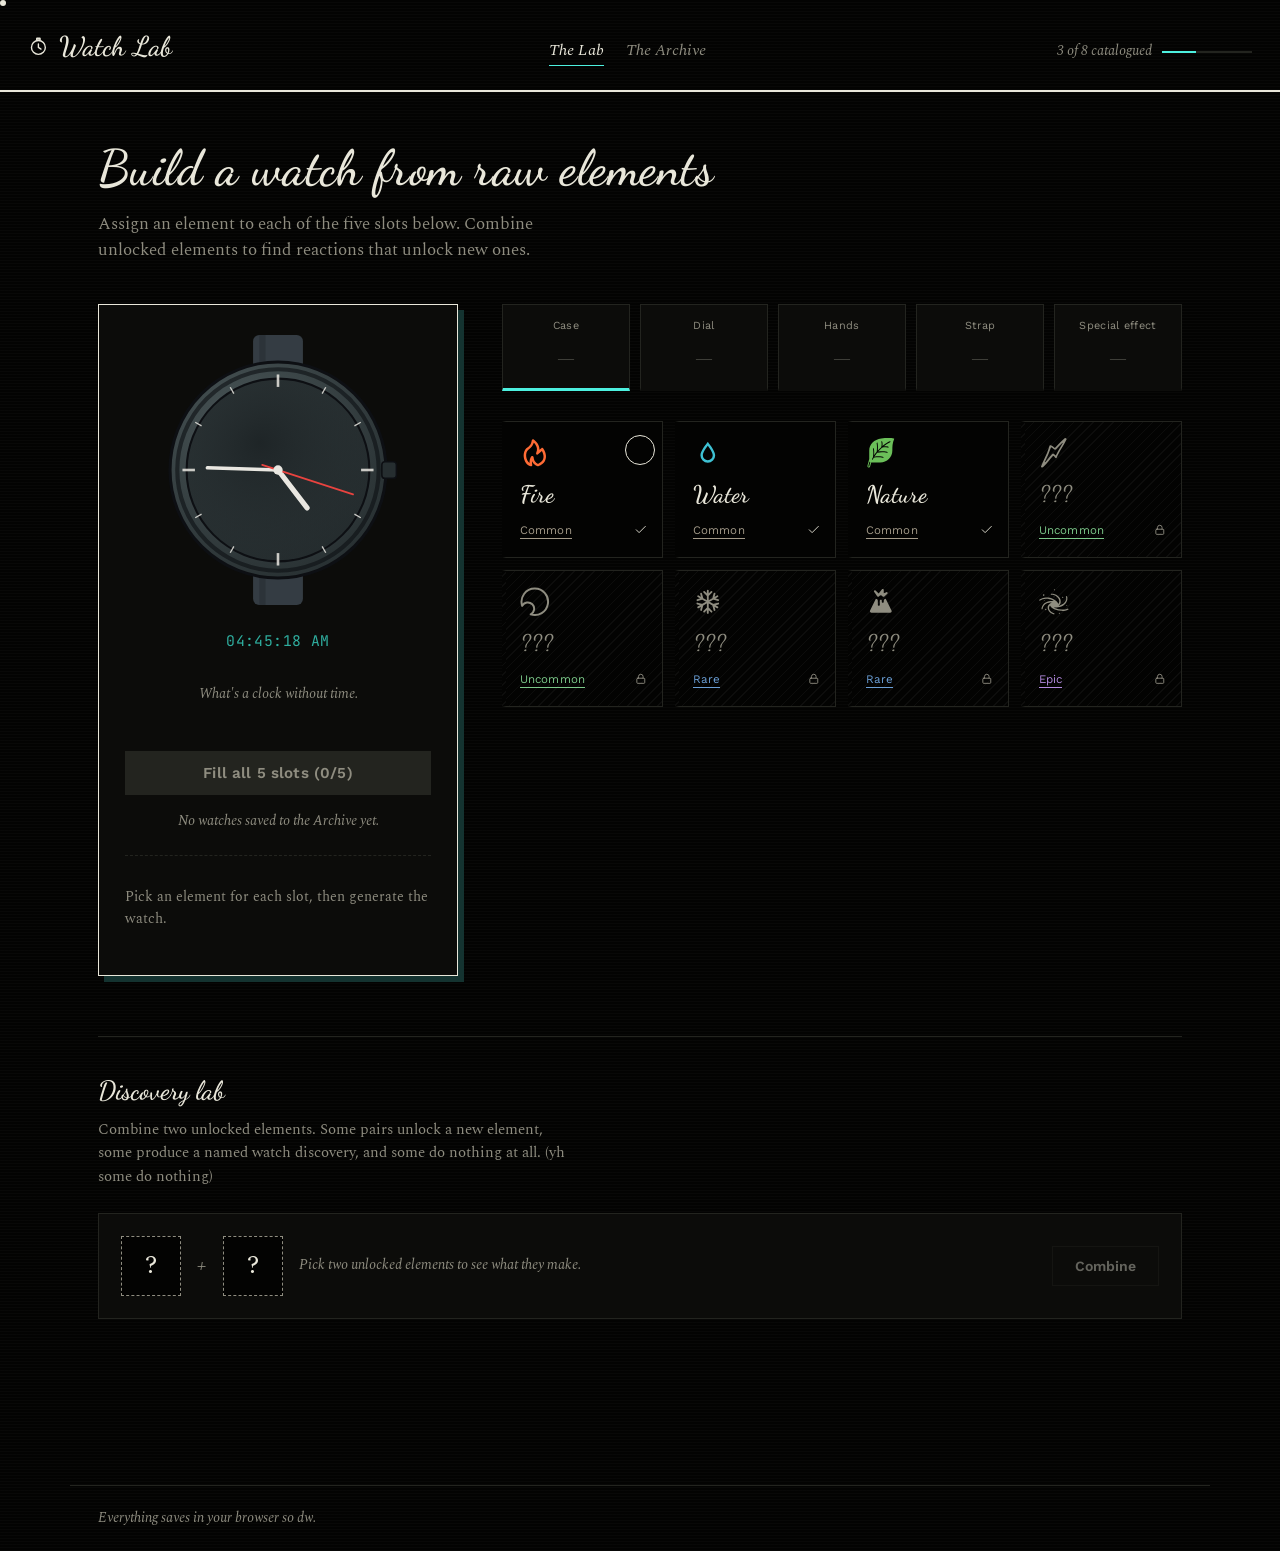
<file: index.html>
<!DOCTYPE html>
<html lang="en">
<head>
<meta charset="UTF-8">
<meta name="viewport" content="width=device-width, initial-scale=1.0">
<title>The Watch Lab · Watch Lab</title>
<link rel="icon" type="image/svg+xml" href="favicon.svg">
<link rel="stylesheet" href="style.css">
</head>
<body>

<nav class="topnav">
  <a class="brand" href="index.html">
    <span class="brand-mark">
      <svg class="icon" viewBox="0 0 24 24" fill="none" stroke="currentColor" stroke-width="1.6" stroke-linecap="round" stroke-linejoin="round" aria-hidden="true">
        <circle cx="12" cy="12" r="8"/>
        <path d="M12 8v4l3 2"/>
        <rect x="10" y="1.5" width="4" height="2" rx="0.5"/>
      </svg>
    </span>
    <span class="brand-word">Watch Lab</span>
  </a>
  <div class="nav-links">
    <a class="nav-link active" href="index.html">The Lab</a>
    <a class="nav-link" href="discover.html">The Archive</a>
  </div>
  <div class="nav-progress" id="navProgress"></div>
</nav>

<main class="shell">

  <header class="page-head">
    <h1 class="page-title">Build a watch from raw elements</h1>
    <p class="page-lede">Assign an element to each of the five slots below. Combine unlocked elements to find reactions that unlock new ones.</p>
  </header>

  <div class="bench">

    
    <aside class="preview-pane">
      <div class="watch-svg-wrap" id="previewWrap"></div>
      <div class="digital-time" id="digitalTime-preview">--:--:--</div>
      <p class="preview-caption">What's a clock without time.</p>
      <button class="generate-btn" id="generateBtn" disabled>Fill all 5 slots (0/5)</button>
      <div class="saved-count" id="savedCount"></div>
      <div class="result-panel" id="resultPanel"></div>
    </aside>

    <section>
      <div class="slot-rail" id="slotRail"></div>
      <div class="element-grid" id="elementGrid"></div>
    </section>

  </div>

  <section class="section">
    <h2 class="section-title">Discovery lab</h2>
    <p class="section-note">Combine two unlocked elements. Some pairs unlock a new element, some produce a named watch discovery, and some do nothing at all. (yh some do nothing)</p>
    <div class="combine-bar" id="combineBar"></div>
  </section>

</main>

<footer class="site-footer">Everything saves in your browser so dw.</footer>

<div class="modal-overlay" id="modalOverlay"></div>

<script src="app.js"></script>
<script src="lab.js"></script>
</body>
</html>
</file>
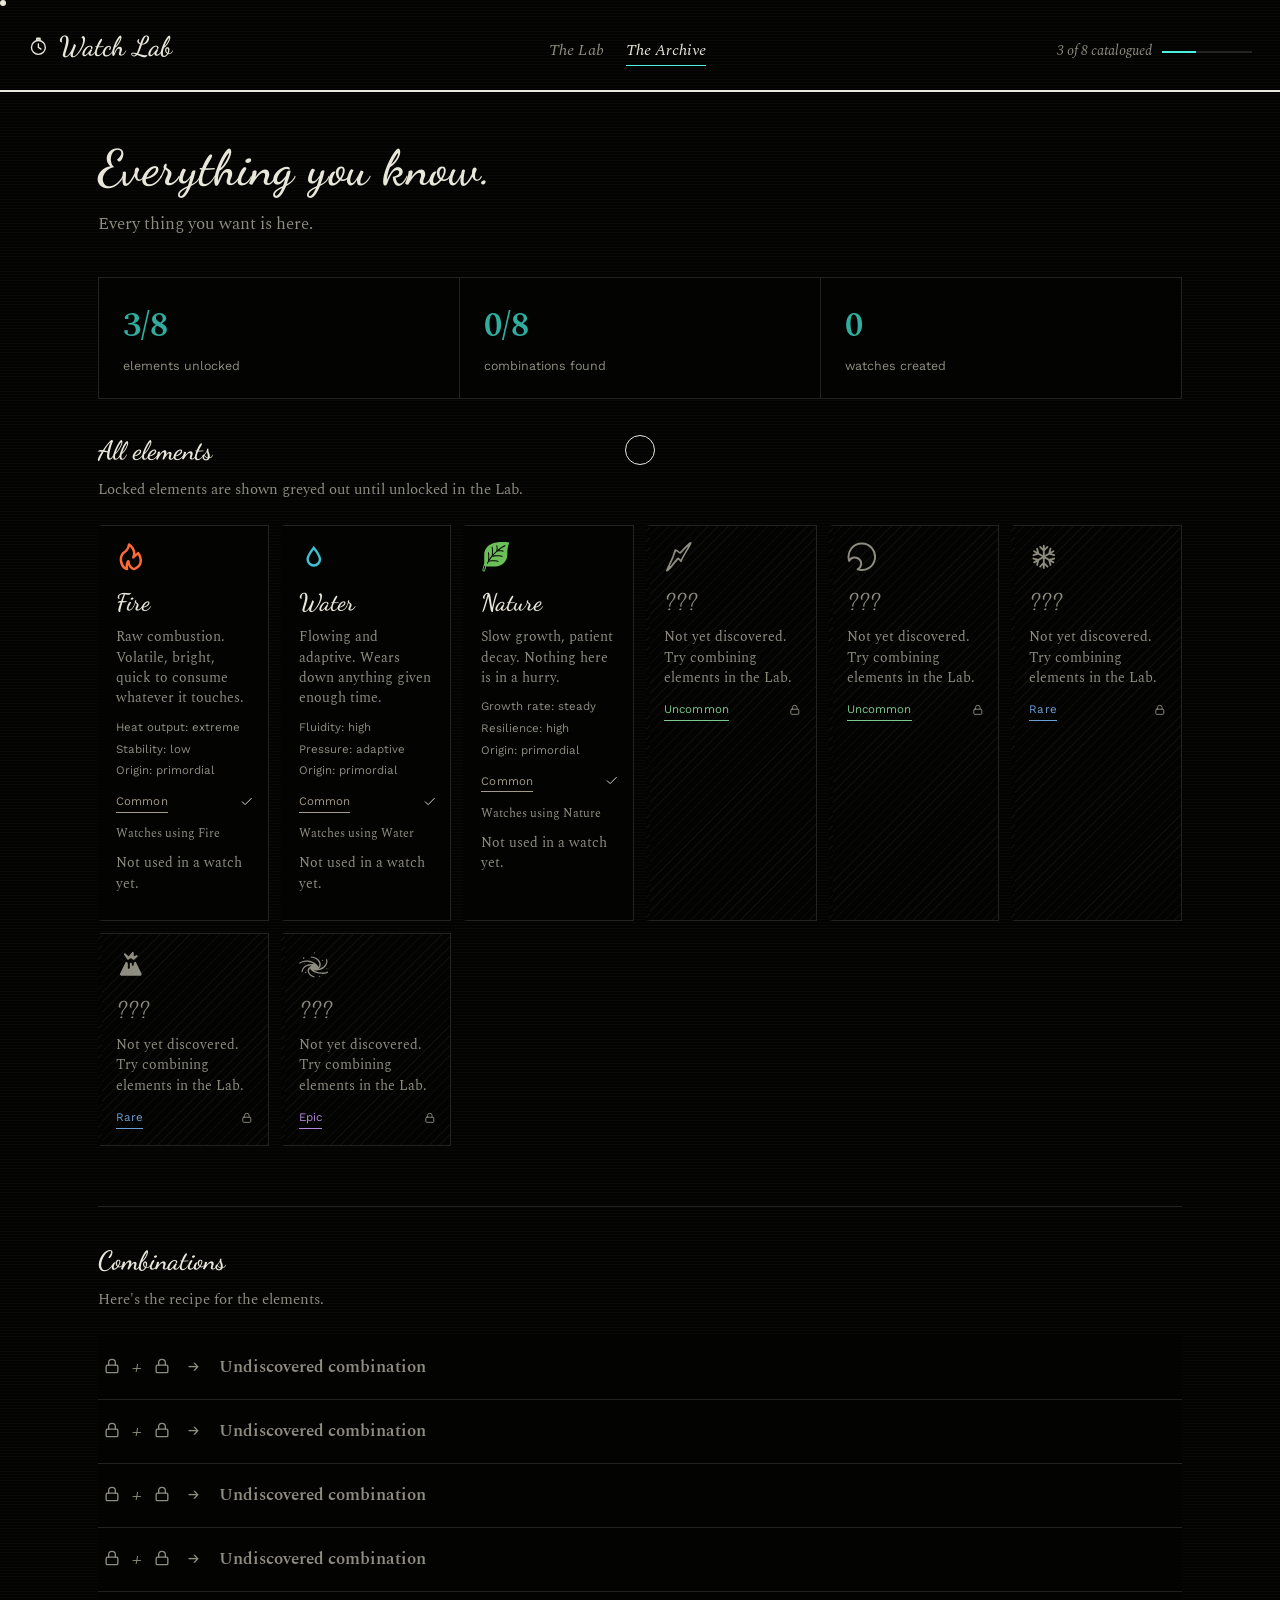
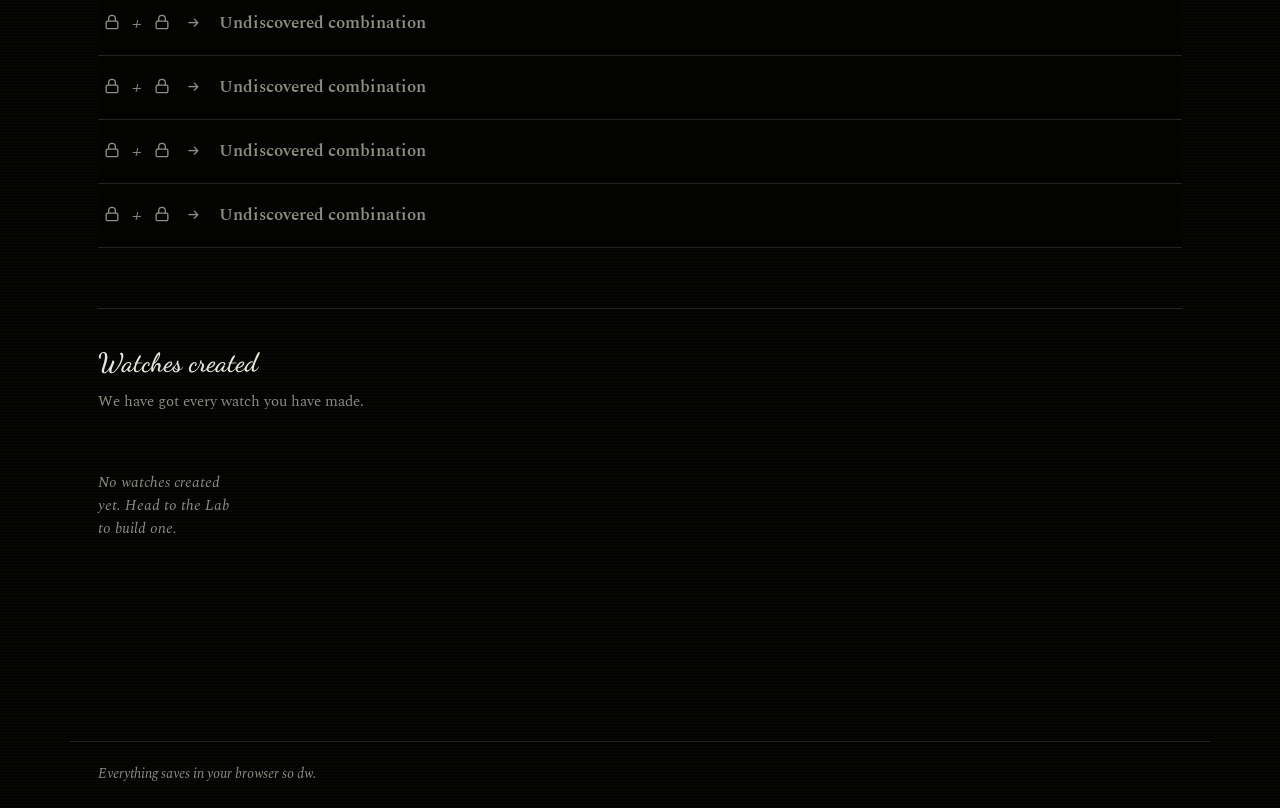
<file: discover.html>
<!DOCTYPE html>
<html lang="en">
<head>
<meta charset="UTF-8">
<meta name="viewport" content="width=device-width, initial-scale=1.0">
<title>The Archive · Watch Lab</title>
<link rel="icon" type="image/svg+xml" href="favicon.svg">
<link rel="stylesheet" href="style.css">
</head>
<body>

<nav class="topnav">
  <a class="brand" href="index.html">
    <span class="brand-mark">
      <svg class="icon" viewBox="0 0 24 24" fill="none" stroke="currentColor" stroke-width="1.6" stroke-linecap="round" stroke-linejoin="round" aria-hidden="true">
        <circle cx="12" cy="12" r="8"/>
        <path d="M12 8v4l3 2"/>
        <rect x="10" y="1.5" width="4" height="2" rx="0.5"/>
      </svg>
    </span>
    <span class="brand-word">Watch Lab</span>
  </a>
  <div class="nav-links">
    <a class="nav-link" href="index.html">The Lab</a>
    <a class="nav-link active" href="discover.html">The Archive</a>
  </div>
  <div class="nav-progress" id="navProgress"></div>
</nav>

<main class="shell">

  <header class="page-head">
    <h1 class="page-title">Everything you know.</h1>
    <p class="page-lede">Every thing you want is here.</p>
  </header>

  <div class="stats-row" id="statsRow"></div>

  <section class="section" style="margin-top:32px;padding-top:0;border-top:none;">
    <h2 class="section-title">All elements</h2>
    <p class="section-note">Locked elements are shown greyed out until unlocked in the Lab.</p>
    <div class="element-grid" id="archiveGrid"></div>
  </section>

  <section class="section">
    <h2 class="section-title">Combinations</h2>
    <p class="section-note">Here's the recipe for the elements.</p>
    <div class="combo-list" id="comboList"></div>
  </section>

  <section class="section">
    <h2 class="section-title">Watches created</h2>
    <p class="section-note">We have got every watch you have made.</p>
    <div class="watch-gallery" id="watchGallery"></div>
  </section>

</main>

<footer class="site-footer">Everything saves in your browser so dw.</footer>

<script src="app.js"></script>
<script src="archive.js"></script>
</body>
</html>
</file>
<file: style.css>
@import url('https://fonts.googleapis.com/css2?family=Dancing+Script:wght@500;600;700&family=Spectral:ital,wght@0,400;0,500;0,600;0,700;1,400&family=Work+Sans:wght@400;500;600&family=JetBrains+Mono:wght@400;500&display=swap');

:root {
  --paper: #030302;
  --paper-deep: #0c0c0a;
  --paper-line: #23241f;
  --ink: #e9e7da;
  --ink-soft: #8f8d80;

  --brass: #4df0df;
  --brass-deep: #2fae9f;
  --verdigris: #e6e86b;

  --rarity-common: #a39a89;
  --rarity-uncommon: #7cc98a;
  --rarity-rare: #6b9fd6;
  --rarity-epic: #b48be0;
  --rarity-legendary: #e0a24a;
  --rarity-mythic: #e8617f;

  --font-serif: 'Spectral', Georgia, serif;
  --font-sans: 'Work Sans', sans-serif;
  --font-mono: 'JetBrains Mono', monospace;
  --font-script: 'Dancing Script', cursive;

  --shadow-hard: 6px 6px 0 #143330;
}

* { box-sizing: border-box; }

html { scroll-behavior: smooth; }

body {
  margin: 0;
  background: var(--paper);
  background-image:
    repeating-linear-gradient(0deg, rgba(255,255,255,0.02) 0 1px, transparent 1px 3px);
  color: var(--ink);
  font-family: var(--font-serif);
  font-size: 17px;
  line-height: 1.55;
}

a { color: inherit; }

img { max-width: 100%; display: block; }

button { font-family: inherit; cursor: pointer; color: inherit; background: none; border: none; }

::selection { background: var(--brass); color: var(--paper); }

@media (prefers-reduced-motion: reduce) {
  *, *::before, *::after {
    animation-duration: 0.01ms !important;
    animation-iteration-count: 1 !important;
    transition-duration: 0.01ms !important;
    scroll-behavior: auto !important;
  }
}

:focus-visible {
  outline: 2px solid var(--brass-deep);
  outline-offset: 2px;
}

.icon {
  width: 1em;
  height: 1em;
  display: inline-block;
  vertical-align: -0.15em;
  flex-shrink: 0;
}
@media (pointer: fine) {
  body.has-custom-cursor,
  body.has-custom-cursor a,
  body.has-custom-cursor button {
    cursor: none;
  }
}

.cursor-dot {
  position: fixed;
  top: 0;
  left: 0;
  width: 6px;
  height: 6px;
  background: var(--ink);
  border-radius: 50%;
  pointer-events: none;
  z-index: 999;
  transition: opacity 0.2s ease;
}

.cursor-ring {
  position: fixed;
  top: 0;
  left: 0;
  width: 30px;
  height: 30px;
  border: 1px solid var(--ink);
  border-radius: 50%;
  pointer-events: none;
  z-index: 999;
  transition: width 0.25s cubic-bezier(0.22, 1, 0.36, 1),
              height 0.25s cubic-bezier(0.22, 1, 0.36, 1),
              border-color 0.2s ease, background-color 0.2s ease, opacity 0.2s ease;
}

.cursor-ring-active {
  width: 54px;
  height: 54px;
  border-color: var(--brass);
  background: rgba(77, 240, 223, 0.15);
}

.reveal {
  opacity: 0;
  transform: translateY(16px);
  transition: opacity 0.6s ease, transform 0.6s cubic-bezier(0.22, 1, 0.36, 1);
}

.reveal-visible {
  opacity: 1;
  transform: translateY(0);
}

@keyframes dust-dissolve {
  0% { opacity: 1; filter: blur(0) grayscale(0); transform: scale(1) translateY(0); }
  100% { opacity: 0; filter: blur(6px) grayscale(1); transform: scale(0.9) translateY(-14px); }
}

@keyframes dust-return {
  0% { opacity: 0; filter: blur(6px) grayscale(1); transform: scale(0.9) translateY(-14px); }
  60% { opacity: 0.8; filter: blur(1.5px) grayscale(0.3); transform: scale(1.02) translateY(2px); }
  100% { opacity: 1; filter: blur(0) grayscale(0); transform: scale(1) translateY(0); }
}

.dust-out {
  animation: dust-dissolve 0.9s ease forwards;
  pointer-events: none;
}

.dust-in {
  animation: dust-return 0.9s ease forwards;
}

.shell {
  max-width: 1140px;
  margin: 0 auto;
  padding: 0 28px 90px;
}

.topnav {
  display: flex;
  align-items: baseline;
  justify-content: space-between;
  gap: 24px;
  padding: 26px 28px 22px;
  border-bottom: 2px solid var(--ink);
  margin-bottom: 44px;
  flex-wrap: wrap;
}

.brand {
  display: flex;
  align-items: baseline;
  gap: 10px;
  text-decoration: none;
}

.brand-mark { font-size: 1.3rem; }

.brand-word {
  font-family: var(--font-script);
  font-size: 1.7rem;
  font-weight: 600;
  letter-spacing: 0.005em;
}

.nav-links {
  display: flex;
  align-items: baseline;
  gap: 22px;
}

.nav-link {
  text-decoration: none;
  color: var(--ink-soft);
  font-family: var(--font-serif);
  font-style: italic;
  font-size: 1rem;
  padding-bottom: 2px;
  border-bottom: 1px solid transparent;
}

.nav-link:hover { color: var(--ink); border-bottom-color: var(--paper-line); }

.nav-link.active {
  color: var(--ink);
  border-bottom: 1px solid var(--brass);
}

.nav-progress {
  display: flex;
  align-items: center;
  gap: 10px;
  min-width: 170px;
  justify-content: flex-end;
}

.nav-progress-label {
  font-family: var(--font-serif);
  font-style: italic;
  font-size: 0.85rem;
  color: var(--ink-soft);
  white-space: nowrap;
}

.progress-track {
  flex: 0 0 90px;
  height: 2px;
  background: var(--paper-line);
}

.progress-fill {
  height: 100%;
  background: var(--brass);
  width: 0%;
  transition: width 0.6s cubic-bezier(0.22, 1, 0.36, 1);
}

.page-head { margin-bottom: 40px; max-width: 640px; }

.page-title {
  font-family: var(--font-script);
  font-size: 3.1rem;
  font-weight: 600;
  margin: 0 0 10px;
  letter-spacing: 0.01em;
  line-height: 1.3;
}

.page-lede {
  color: var(--ink-soft);
  font-size: 1.08rem;
  max-width: 56ch;
  margin: 0;
}

.section {
  margin-top: 60px;
  padding-top: 34px;
  border-top: 1px solid var(--paper-line);
}

.section-title {
  font-family: var(--font-script);
  font-size: 1.65rem;
  font-weight: 600;
  margin: 0 0 6px;
}

.section-note {
  color: var(--ink-soft);
  font-size: 0.95rem;
  margin: 0 0 24px;
  max-width: 60ch;
}

.bench {
  display: grid;
  grid-template-columns: minmax(280px, 360px) 1fr;
  gap: 44px;
  align-items: start;
}

@media (max-width: 860px) {
  .bench { grid-template-columns: 1fr; }
}

.preview-pane {
  background: var(--paper-deep);
  border: 1px solid var(--ink);
  box-shadow: var(--shadow-hard);
  padding: 30px 26px;
  display: flex;
  flex-direction: column;
  align-items: center;
  gap: 16px;
  position: sticky;
  top: 24px;
}

.watch-svg-wrap { width: 100%; max-width: 270px; }

.watch-svg-wrap svg { width: 100%; height: auto; overflow: visible; }

.digital-time {
  font-family: var(--font-mono);
  font-size: 0.92rem;
  color: var(--brass-deep);
  letter-spacing: 0.03em;
}

.preview-caption {
  text-align: center;
  color: var(--ink-soft);
  font-size: 0.9rem;
  font-style: italic;
}

.saved-count {
  width: 100%;
  text-align: center;
  font-family: var(--font-serif);
  font-style: italic;
  font-size: 0.85rem;
  color: var(--ink-soft);
  min-height: 1.2em;
  transition: color 0.2s ease;
}

.saved-count.flash { color: var(--verdigris); }

.result-panel {
  margin-top: 6px;
  width: 100%;
  border-top: 1px dashed var(--paper-line);
  padding-top: 16px;
  font-size: 0.9rem;
  color: var(--ink-soft);
}

.result-panel strong {
  color: var(--ink);
  font-weight: 600;
  display: block;
  margin-bottom: 8px;
}

.result-rows { display: flex; flex-direction: column; gap: 6px; }

.result-row {
  display: flex;
  justify-content: space-between;
  gap: 10px;
  font-size: 0.88rem;
}

.result-row span:first-child { color: var(--ink-soft); font-style: italic; }

.generate-btn {
  width: 100%;
  margin-top: 16px;
  padding: 13px 18px;
  background: var(--ink);
  color: var(--paper);
  border: none;
  font-family: var(--font-sans);
  font-weight: 600;
  font-size: 0.95rem;
  letter-spacing: 0.01em;
  transition: background 0.15s ease, transform 0.08s ease;
}

.generate-btn:hover:not(:disabled) { background: var(--brass-deep); }
.generate-btn:active:not(:disabled) { transform: translateY(1px); }

.generate-btn:disabled {
  background: var(--paper-line);
  color: var(--ink-soft);
  cursor: not-allowed;
}

.slot-rail {
  display: grid;
  grid-template-columns: repeat(5, 1fr);
  gap: 10px;
  margin-bottom: 30px;
}

@media (max-width: 640px) {
  .slot-rail { grid-template-columns: repeat(2, 1fr); }
}

.slot {
  background: var(--paper-deep);
  border: 1px solid var(--paper-line);
  border-bottom: 3px solid transparent;
  padding: 14px 8px;
  text-align: center;
  transition: border-bottom-color 0.15s ease;
}

.slot-label {
  font-family: var(--font-sans);
  font-size: 0.68rem;
  letter-spacing: 0.03em;
  color: var(--ink-soft);
  margin-bottom: 10px;
}

.slot-symbol {
  font-size: 1.6rem;
  height: 32px;
  display: flex;
  align-items: center;
  justify-content: center;
}

.slot-empty { opacity: 0.3; font-size: 1.1rem; font-family: var(--font-serif); }

.slot.active { border-bottom-color: var(--brass); }

.slot.filled .slot-symbol { filter: drop-shadow(0 0 4px currentColor); }


.element-grid {
  display: grid;
  grid-template-columns: repeat(auto-fill, minmax(155px, 1fr));
  gap: 12px;
}

.el-card {
  position: relative;
  background: var(--paper);
  border: 1px solid var(--paper-line);
  border-left: 4px solid transparent;
  padding: 16px 14px;
  text-align: left;
  transition: border-left-color 0.15s ease, background-color 0.15s ease;
}

.el-card:hover:not(.locked) {
  border-left-color: var(--el-color, var(--brass));
  background: var(--paper-deep);
}

.el-card.selected {
  border-left-color: var(--el-color, var(--brass));
  background: var(--paper-deep);
}

.el-card.locked {
  cursor: default;
  color: var(--ink-soft);
  background-image: repeating-linear-gradient(135deg, transparent 0 6px, rgba(255,255,255,0.04) 6px 7px);
}

.el-card.locked .el-symbol { color: var(--ink-soft); }

.el-symbol {
  color: var(--el-color, var(--ink));
  font-size: 1.85rem;
  line-height: 1;
  margin-bottom: 10px;
  display: block;
}

.el-name {
  font-family: var(--font-script);
  font-weight: 600;
  font-size: 1.5rem;
  margin: 0 0 4px;
}

.el-desc {
  font-size: 0.85rem;
  color: var(--ink-soft);
  margin: 6px 0 10px;
  line-height: 1.5;
}

.el-props {
  list-style: none;
  padding: 0;
  margin: 10px 0 0;
  display: flex;
  flex-direction: column;
  gap: 4px;
}

.el-props li {
  font-family: var(--font-sans);
  font-size: 0.72rem;
  color: var(--ink-soft);
}

.badge-rarity {
  display: inline-block;
  font-family: var(--font-sans);
  font-size: 0.72rem;
  letter-spacing: 0.01em;
  border-bottom: 1px solid currentColor;
  padding-bottom: 1px;
}

.badge-row { display: flex; justify-content: space-between; align-items: center; margin-top: 12px; }

.lock-icon { font-size: 0.85rem; }


.combine-bar {
  display: flex;
  align-items: center;
  gap: 16px;
  flex-wrap: wrap;
  background: var(--paper-deep);
  border: 1px solid var(--paper-line);
  padding: 22px;
}

.combine-slot {
  width: 60px;
  height: 60px;
  border: 1px dashed var(--ink-soft);
  display: flex;
  align-items: center;
  justify-content: center;
  font-size: 1.6rem;
  background: var(--paper);
}

.combine-plus {
  font-family: var(--font-serif);
  font-style: italic;
  color: var(--ink-soft);
  font-size: 1.2rem;
}

.combine-btn {
  margin-left: auto;
  padding: 11px 22px;
  background: transparent;
  border: 1px solid var(--ink);
  color: var(--ink);
  font-family: var(--font-sans);
  font-weight: 600;
  font-size: 0.88rem;
  transition: background 0.15s ease, color 0.15s ease;
}

.combine-btn:hover:not(:disabled) { background: var(--ink); color: var(--paper); }

.combine-btn:disabled {
  opacity: 0.4;
  cursor: not-allowed;
  border-color: var(--paper-line);
}

.combine-hint { color: var(--ink-soft); font-size: 0.85rem; font-style: italic; }

.stats-row {
  display: grid;
  grid-template-columns: repeat(3, 1fr);
  gap: 1px;
  background: var(--paper-line);
  border: 1px solid var(--paper-line);
  margin-bottom: 12px;
}

@media (max-width: 640px) {
  .stats-row { grid-template-columns: 1fr; }
}

.stat-block { background: var(--paper); padding: 22px 24px; }

.stat-num {
  font-family: var(--font-serif);
  font-size: 2.1rem;
  font-weight: 600;
  color: var(--brass-deep);
}

.stat-label {
  font-family: var(--font-sans);
  font-size: 0.78rem;
  color: var(--ink-soft);
  margin-top: 4px;
}


.combo-list { display: flex; flex-direction: column; }

.combo-row {
  display: flex;
  align-items: center;
  gap: 16px;
  background: var(--paper);
  border-bottom: 1px solid var(--paper-line);
  padding: 16px 4px;
  flex-wrap: wrap;
}

.combo-row.pending { color: var(--ink-soft); }

.combo-parts { display: flex; align-items: center; gap: 10px; font-size: 1.25rem; }
.combo-arrow { color: var(--ink-soft); font-family: var(--font-serif); font-style: italic; }
.combo-result { display: flex; align-items: center; gap: 8px; margin-left: 4px; }
.combo-result-name { font-family: var(--font-serif); font-weight: 600; }
.combo-desc { color: var(--ink-soft); font-size: 0.85rem; font-style: italic; flex-basis: 100%; margin-top: 2px; }

.watch-gallery {
  display: grid;
  grid-template-columns: repeat(auto-fill, minmax(130px, 1fr));
  gap: 12px;
}

.mini-watch-card { background: var(--paper); border: 1px solid var(--paper-line); padding: 14px 10px; text-align: center; }

.mini-watch-card svg { width: 62px; height: 62px; }

.mini-watch-time { font-family: var(--font-sans); font-size: 0.7rem; color: var(--ink-soft); margin-top: 6px; }

.empty-note {
  color: var(--ink-soft);
  font-size: 0.92rem;
  font-style: italic;
  padding: 20px 0;
}


.modal-overlay {
  position: fixed;
  inset: 0;
  background: rgba(0, 0, 0, 0.75);
  display: flex;
  align-items: center;
  justify-content: center;
  z-index: 100;
  opacity: 0;
  pointer-events: none;
  transition: opacity 0.25s ease;
}

.modal-overlay.open { opacity: 1; pointer-events: auto; }

.modal-card {
  position: relative;
  background: var(--paper);
  border: 1px solid var(--ink);
  box-shadow: var(--shadow-hard);
  padding: 42px 38px;
  max-width: 380px;
  width: 90%;
  text-align: center;
  transform: translateY(10px);
  transition: transform 0.25s cubic-bezier(0.22, 1, 0.36, 1);
}

.modal-overlay.open .modal-card { transform: translateY(0); }

.modal-symbol { font-size: 3rem; margin-bottom: 14px; }

.modal-title {
  font-family: var(--font-script);
  font-size: 2.1rem;
  font-weight: 700;
  margin: 0 0 12px;
  line-height: 1.35;
}

.modal-desc { color: var(--ink-soft); font-size: 0.94rem; margin-bottom: 26px; }

.modal-btn {
  padding: 12px 26px;
  background: var(--ink);
  color: var(--paper);
  border: none;
  font-family: var(--font-sans);
  font-weight: 600;
  font-size: 0.9rem;
}

.modal-btn:hover { background: var(--brass-deep); }

.modal-close {
  position: absolute;
  top: 14px;
  right: 16px;
  background: none;
  border: none;
  color: var(--ink-soft);
  font-size: 1.1rem;
}


@keyframes pulse-glow {
  0%, 100% { filter: drop-shadow(0 0 5px var(--fx-color, transparent)); }
  50% { filter: drop-shadow(0 0 15px var(--fx-color, transparent)); }
}

@keyframes slow-spin {
  from { transform: rotate(0deg); }
  to { transform: rotate(360deg); }
}

.fx-pulse { animation: pulse-glow 2.4s ease-in-out infinite; }
.fx-orbit { animation: slow-spin 12s linear infinite; transform-origin: center; }



.site-footer {
  margin-top: 76px;
  padding: 22px 28px;
  border-top: 1px solid var(--paper-line);
  color: var(--ink-soft);
  font-size: 0.88rem;
  font-style: italic;
  max-width: 1140px;
  margin-inline: auto;
}
</file>
